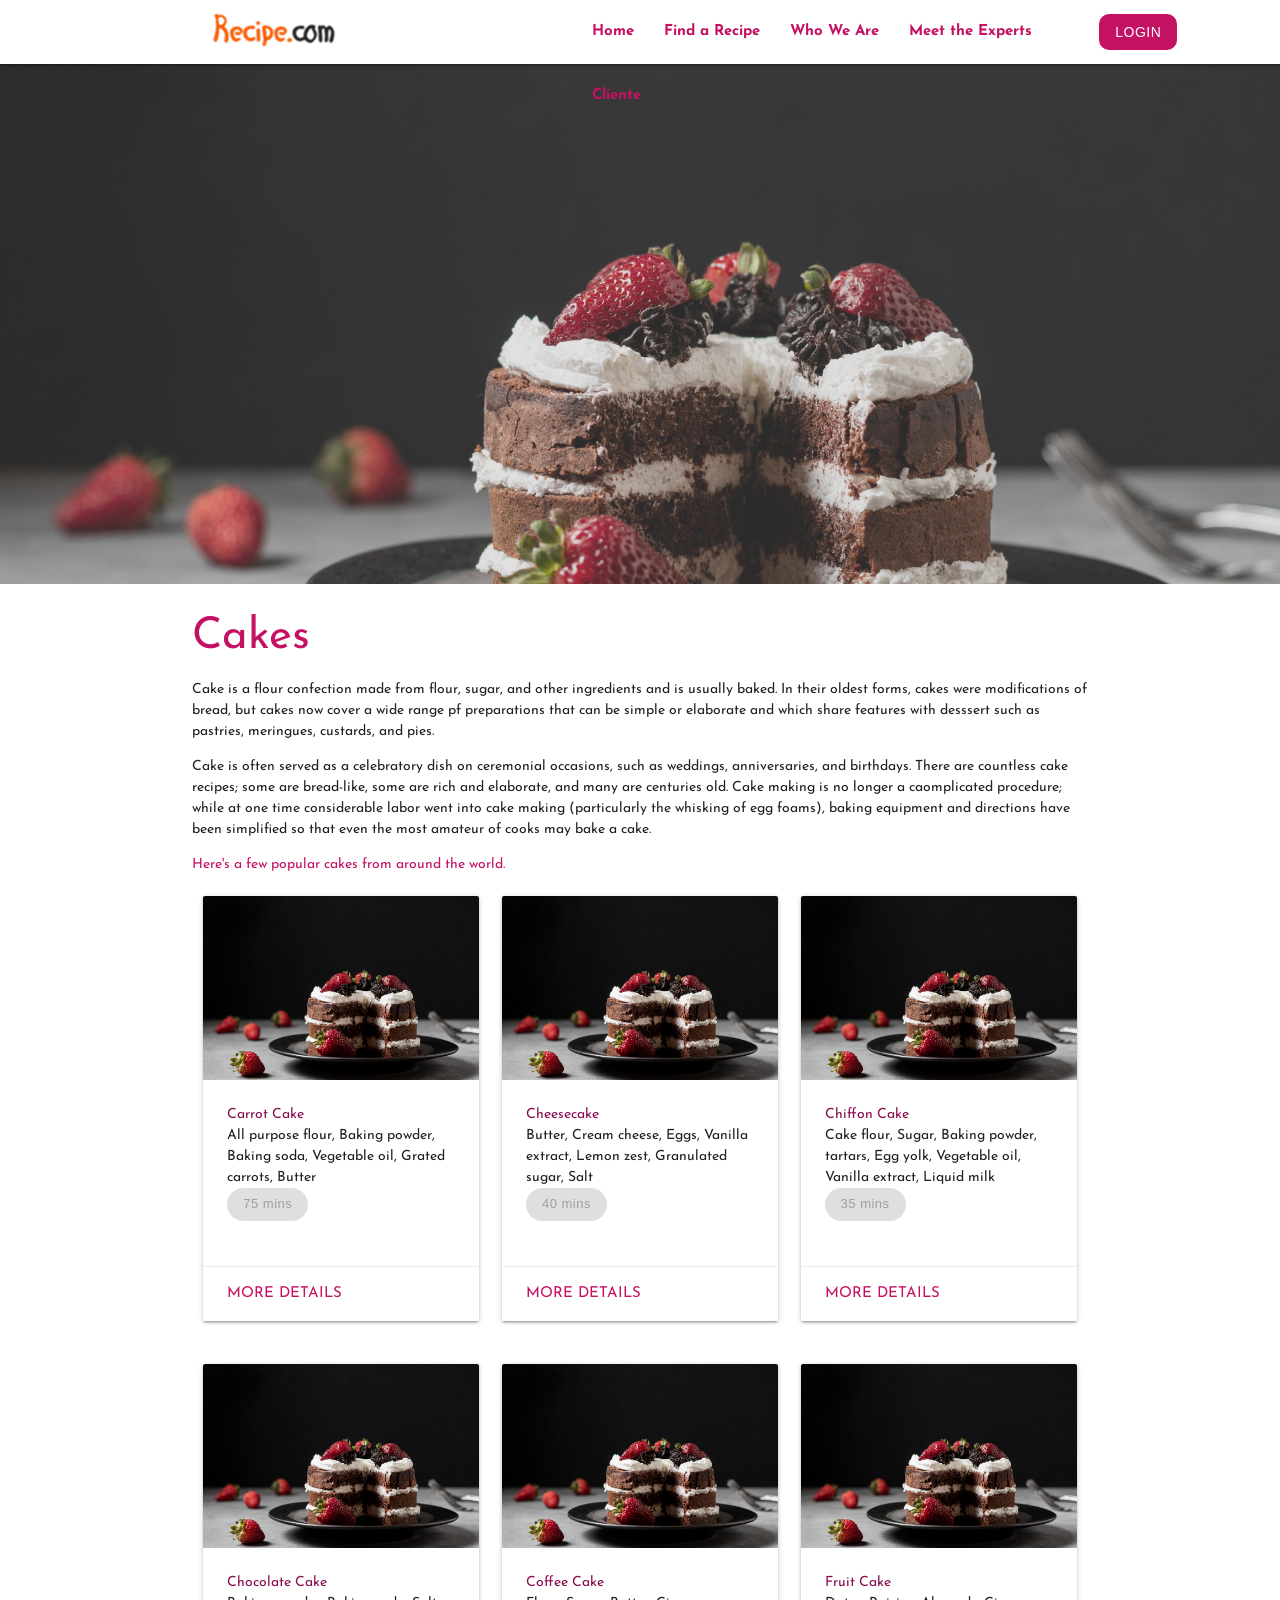
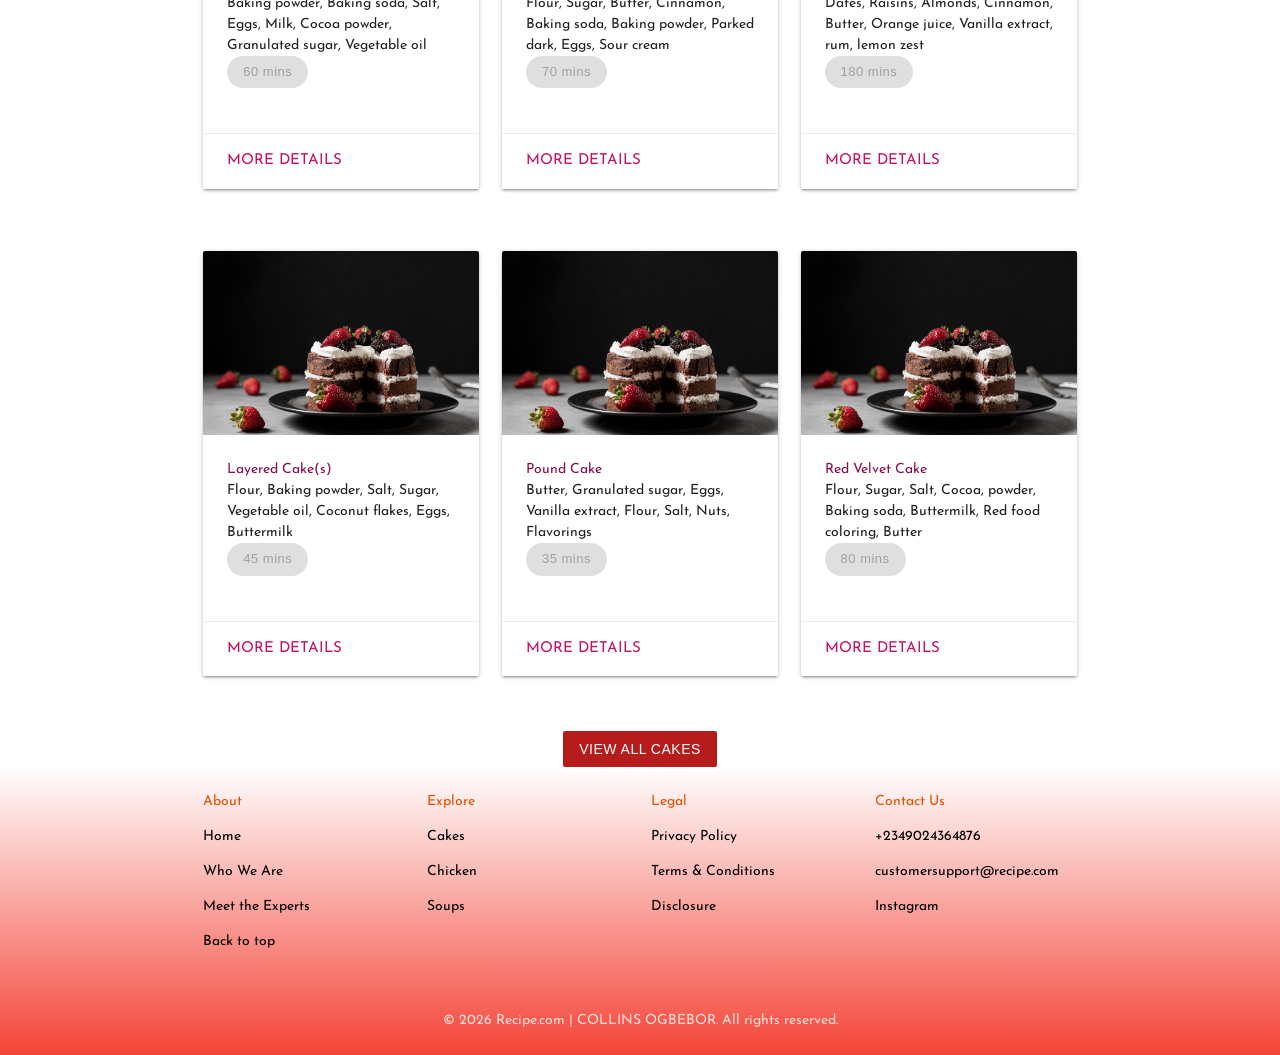
<file: cakes.html>
<!DOCTYPE html>
<html lang="en">
<head>
    <meta charset="UTF-8">
    <meta name="viewport" content="width=device-width, initial-scale=1.0">
    <link rel="stylesheet" href="css/materialize.css">
    <link rel="stylesheet" href="css/styles.css">
    <link href="https://fonts.googleapis.com/icon?family=Material+Icons" rel="stylesheet">
    <link rel="preconnect" href="https://fonts.googleapis.com">
    <link rel="preconnect" href="https://fonts.gstatic.com" crossorigin>
    <link href="https://fonts.googleapis.com/css2?family=Josefin+Sans:ital,wght@0,100..700;1,100..700&display=swap" rel="stylesheet">
    <link rel="shortcut icon" href="img/rcon.ico" type="image/x-icon">
    <title>Recipe2.0</title>
    <style>
        *{font-family: "Josefin Sans", sans-serif;}
        
        p{
            font-size: 14px;
        }

        .small-text{
            font-size: 15px;
        }

        .bonus-text{
            font-size: 20px;
        }

        .plain-text{
            font-size: 30px;
        }

        .large-text{
            font-size: 55px;
        }

        span{
            font-size: 11px;    
        }

        .minimum-text{
            font-size: 30px;
        }

        .normal-text{
            font-size: 55px;
        }
    </style>
</head>
<body>
    <header>
        <div class="navbar-fixed">
            <nav class="white">
                <div class="nav-wrapper container">
                    <div class="row">
                        <div class="col l3 hide-on-med-and-down">
                            <a href="#" class="brand-logo left">
                                <img src="img/logo.png" class="responsive-img" alt="Recipe.com">
                            </a>
                        </div>
    
                        <a href="#" class="brand-logo center hide-on-large-only hide-on-extra-large-only">
                            <img src="img/logo.png" class="responsive-img" alt="Recipe.com">
                        </a>
    
                        <a href="#menu" class="sidenav-trigger">
                            <i class="material-icons pink-text text-accent-4">menu</i>
                        </a>    
    
                        <div class="col l7 hide-on-med-and-down center-align push-l2">
                            <ul class="right hide-on-med-and-down">
                                <li><a href="index.html" class="pink-text text-accent-4 bold">Home</a></li>
                                <li><a href="index.html#recipe" class="pink-text text-accent-4 bold">Find a Recipe</a></li>
                                <li><a href="index.html#us" class="pink-text text-accent-4 bold">Who We Are</a></li>
                                <li><a href="index.html#chefs" class="pink-text text-accent-4 bold">Meet the Experts</a></li>
                                <li><a href="cliente.html" class="pink-text text-accent-4 bold">Cliente</a></li>
                                <li><p></p></li>
                            </ul>
                        </div>
    
                        <div class="col l2 push-l2 right hide-on-med-and-down">
                            <button class="btn button btn-flat pink white-text accent-4">LOGIN</button>
                        </div>
                    </div>

                </div>
            </nav>
        </div>
        <ul class="sidenav" id="menu">
            <li><a href="index.html" class="pink-text text-accent-4 bold">Home</a></li>
            <li><a href="index.html#recipe" class="pink-text text-accent-4 bold">Find a Recipe</a></li>
            <li><a href="index.html#us" class="pink-text text-accent-4 bold">Who We Are</a></li>
            <li><a href="index.html#chefs" class="pink-text text-accent-4 bold">Meet the Experts</a></li>
            <li><a href="cliente.html" class="pink-text text-accent-4 bold">Cliente</a></li>
            <li><p></p></li>
            <li>
                <div class="pink accent-4 padded-button">
                    <button class="btn btn-flat white-text">
                        <div class="row">
                            <div class="col push-s12">
                            </div>
                            <div class="col push-s9">
                                <a class="white-text" href="">LOGIN</a>
                            </div>
                        </div>
                    </button>
                </div>
            </li>
        </ul>

        <div class="slider scrollspy" id="top">
            <ul class="slides">
                <li>
                    <img src="img/cake-main.jpg" alt="cake" class="responsive-img">
                </li>
            </ul>
        </div>
    </header>

    <main>
        <div class="container">
            <h3 class="pink-text text-accent-4">Cakes</h3>
            <p>Cake is a flour confection made from flour, sugar, and other ingredients and is usually baked. In their oldest forms, cakes were modifications of bread, but cakes now cover a wide range pf preparations that can be simple or elaborate and which share features with desssert such as pastries, meringues, custards, and pies.</p>
            <p></p>
            <p>Cake is often served as a celebratory dish on ceremonial occasions, such as weddings, anniversaries, and birthdays. There are countless cake recipes; some are bread-like, some are rich and elaborate, and many are centuries old. Cake making is no longer a caomplicated procedure; while at one time considerable labor went into cake making (particularly the whisking of egg foams), baking equipment and directions have been simplified so that even the most amateur of cooks may bake a cake.</p>

            <p class="pink-text text-accent-4">Here's a few popular cakes from around the world.</p>

            <div class="row">
                <div class="col s12 m6 l4">
                    <div class="card">
                        <div class="card-image"><img class="responsive-img" src="img/cake-main.jpg" alt="cake"></div>

                        <div class="card-content">
                            <p class="pink-text text-darken-4">Carrot Cake</p>
                            <p>All purpose flour, Baking powder, Baking soda, Vegetable oil, Grated carrots, Butter</p>
                            <button class="btn-small disabled pill">75 mins</button>
                            <p>‎</p>
                        </div>
                        <div class="card-action pink-text text-accent-4">
                            MORE DETAILS
                        </div>
                    </div>
                </div>

                <div class="col s12 m6 l4">
                    <div class="card">
                        <div class="card-image"><img class="responsive-img" src="img/cake-main.jpg" alt="cake"></div>

                        <div class="card-content">
                            <p class="pink-text text-darken-4">Cheesecake</p>
                            <p>Butter, Cream cheese, Eggs, Vanilla extract, Lemon zest, Granulated sugar, Salt</p>
                            <button class="btn-small disabled pill">40 mins</button>
                            <p>‎</p>
                        </div>
                        <div class="card-action pink-text text-accent-4">
                            MORE DETAILS
                        </div>
                    </div>
                </div>

                <div class="col s12 m6 l4 hide-on-med-only">
                    <div class="card">
                        <div class="card-image"><img class="responsive-img" src="img/cake-main.jpg" alt="cake"></div>

                        <div class="card-content">
                            <p class="pink-text text-darken-4">Chiffon Cake</p>
                            <p>Cake flour, Sugar, Baking powder, tartars, Egg yolk, Vegetable oil, Vanilla extract, Liquid milk</p>
                            <button class="btn-small disabled pill">35 mins</button>
                            <p>‎</p>
                        </div>
                        <div class="card-action pink-text text-accent-4">
                            MORE DETAILS
                        </div>
                    </div>
                </div>
            </div>

            <div class="row">
                <div class="col s12 m6 l4 hide-on-large-only hide-on-extra-large-only hide-on-small-and-down">
                    <div class="card">
                        <div class="card-image"><img class="responsive-img" src="img/cake-main.jpg" alt="cake"></div>

                        <div class="card-content">
                            <p class="pink-text text-darken-4">Chiffon Cake</p>
                            <p>Cake flour, Sugar, Baking powder, tartars, Egg yolk, Vegetable oil, Vanilla extract, Liquid milk</p>
                            <button class="btn-small disabled pill">35 mins</button>
                            <p>‎</p>
                        </div>
                        <div class="card-action pink-text text-accent-4">
                            MORE DETAILS
                        </div>
                    </div>
                </div>

                <div class="col s12 m6 l4">
                    <div class="card">
                        <div class="card-image"><img class="responsive-img" src="img/cake-main.jpg" alt="cake"></div>

                        <div class="card-content">
                            <p class="pink-text text-darken-4">Chocolate Cake</p>
                            <p>Baking powder, Baking soda, Salt, Eggs, Milk, Cocoa powder, Granulated sugar, Vegetable oil</p>
                            <button class="btn-small disabled pill">60 mins</button>
                            <p>‎</p>
                        </div>
                        <div class="card-action pink-text text-accent-4">
                            MORE DETAILS
                        </div>
                    </div>
                </div>

                <div class="col s12 m6 l4 hide-on-med-only">
                    <div class="card">
                        <div class="card-image"><img class="responsive-img" src="img/cake-main.jpg" alt="cake"></div>

                        <div class="card-content">
                            <p class="pink-text text-darken-4">Coffee Cake</p>
                            <p>Flour, Sugar, Butter, Cinnamon, Baking soda, Baking powder, Parked dark, Eggs, Sour cream</p>
                            <button class="btn-small disabled pill">70 mins</button>
                            <p>‎</p>
                        </div>
                        <div class="card-action pink-text text-accent-4">
                            MORE DETAILS
                        </div>
                    </div>
                </div>

                <div class="col s12 m6 l4 hide-on-med-only">
                    <div class="card">
                        <div class="card-image"><img class="responsive-img" src="img/cake-main.jpg" alt="cake"></div>

                        <div class="card-content">
                            <p class="pink-text text-darken-4">Fruit Cake</p>
                            <p>Dates, Raisins, Almonds, Cinnamon, Butter, Orange juice, Vanilla extract, rum, lemon zest</p>
                            <button class="btn-small disabled pill">180 mins</button>
                            <p>‎</p>
                        </div>
                        <div class="card-action pink-text text-accent-4">
                            MORE DETAILS
                        </div>
                    </div>
                </div>
            </div>

            
            <div class="row">
                <div class="col s12 m6 l4 hide-on-large-only hide-on-extra-large-only hide-on-small-and-down">
                    <div class="card">
                        <div class="card-image"><img class="responsive-img" src="img/cake-main.jpg" alt="cake"></div>

                        <div class="card-content">
                            <p class="pink-text text-darken-4">Coffee Cake</p>
                            <p>Flour, Sugar, Butter, Cinnamon, Baking soda, Baking powder, Parked dark, Eggs, Sour cream</p>
                            <button class="btn-small disabled pill">70 mins</button>
                            <p>‎</p>
                        </div>
                        <div class="card-action pink-text text-accent-4">
                            MORE DETAILS
                        </div>
                    </div>
                </div>

                <div class="col s12 m6 l4 hide-on-large-only hide-on-extra-large-only hide-on-small-and-down">
                    <div class="card">
                        <div class="card-image"><img class="responsive-img" src="img/cake-main.jpg" alt="cake"></div>

                        <div class="card-content">
                            <p class="pink-text text-darken-4">Fruit Cake</p>
                            <p>Dates, Raisins, Almonds, Cinnamon, Butter, Orange juice, Vanilla extract, rum, lemon zest</p>
                            <button class="btn-small disabled pill">180 mins</button>
                            <p>‎</p>
                        </div>
                        <div class="card-action pink-text text-accent-4">
                            MORE DETAILS
                        </div>
                    </div>
                </div>
            </div>

            <div class="row">
                <div class="col s12 m6 l4">
                    <div class="card">
                        <div class="card-image"><img class="responsive-img" src="img/cake-main.jpg" alt="cake"></div>

                        <div class="card-content">
                            <p class="pink-text text-darken-4">Layered Cake(s)</p>
                            <p>Flour, Baking powder, Salt, Sugar, Vegetable oil, Coconut flakes, Eggs, Buttermilk</p>
                            <button class="btn-small disabled pill">45 mins</button>
                            <p>‎</p>
                        </div>
                        <div class="card-action pink-text text-accent-4">
                            MORE DETAILS
                        </div>
                    </div>
                </div>

                <div class="col s12 m6 l4">
                    <div class="card">
                        <div class="card-image"><img class="responsive-img" src="img/cake-main.jpg" alt="cake"></div>

                        <div class="card-content">
                            <p class="pink-text text-darken-4">Pound Cake</p>
                            <p>Butter, Granulated sugar, Eggs, Vanilla extract, Flour, Salt, Nuts, Flavorings</p>
                            <button class="btn-small disabled pill">35 mins</button>
                            <p>‎</p>
                        </div>
                        <div class="card-action pink-text text-accent-4">
                            MORE DETAILS
                        </div>
                    </div>
                </div>

                <div class="col s12 m6 l4 hide-on-med-only">
                    <div class="card">
                        <div class="card-image"><img class="responsive-img" src="img/cake-main.jpg" alt="cake"></div>

                        <div class="card-content">
                            <p class="pink-text text-darken-4">Red Velvet Cake</p>
                            <p>Flour, Sugar, Salt, Cocoa, powder, Baking soda, Buttermilk, Red food coloring, Butter</p>
                            <button class="btn-small disabled pill">80 mins</button>
                            <p>‎</p>
                        </div>
                        <div class="card-action pink-text text-accent-4">
                            MORE DETAILS
                        </div>
                    </div>
                </div>
            </div>

            <div class="row">
                <div class="col s12 m6 l4 hide-on-large-only hide-on-extra-large-only hide-on-small-and-down">
                    <div class="card">
                        <div class="card-image"><img class="responsive-img" src="img/cake-main.jpg" alt="cake"></div>

                        <div class="card-content">
                            <p class="pink-text text-darken-4">Red Velvet Cake</p>
                            <p>Flour, Sugar, Salt, Cocoa, powder, Baking soda, Buttermilk, Red food coloring, Butter</p>
                            <button class="btn-small disabled pill">80 mins</button>
                            <p>‎</p>
                        </div>
                        <div class="card-action pink-text text-accent-4">
                            MORE DETAILS
                        </div>
                    </div>
                </div>
            </div>

            <div class="center"><button class="btn btn-flat red darken-4 white-text">VIEW ALL CAKES</button></div>
        </div>
    </main>

    <footer class="page-footer footer-r" >
        <div class="container">
            <div class="row">
                <div class="col s12 m3 l3">
                    <p class="orange-text text-darken-4">About</p>
                    <p><a href="index.html" class="black-text">Home</a></p>
                    <p><a href="index.html#us" class="black-text">Who We Are</a></p>
                    <p><a href="index.html#chefs" class="black-text">Meet the Experts</a></p>
                    <p><a href="#top" class="black-text">Back to top</a></p>
                </div>

                <div class="col s12 m5 l3">
                    <p class="orange-text text-darken-4">Explore</p>
                    <p><a href="cakes.html" class="black-text">Cakes</a></p>
                    <p><a href="chicken.html" class="black-text">Chicken</a></p>
                    <p><a href="soups.html" class="black-text">Soups</a></p>
                </div>

                <div class="col s12 m3 l3">
                    <p class="orange-text text-darken-4">Legal</p>
                    <p class="black-text">Privacy Policy</p>
                    <p class="black-text">Terms & Conditions</p>
                    <p class="black-text">Disclosure</p>
                </div>

                <div class="col s12 m5 l3">
                    <p class="orange-text text-darken-4">Contact Us</p>
                    <p class="black-text">+2349024364876</p>
                    <p class="black-text">customersupport@recipe.com</p>
                    <p class="black-text">Instagram</p>
                </div>
            </div>
        </div>

        <div class="footer-copyright transparent">
            <div class="container center">
                <p>&copy; 2026 Recipe.com | COLLINS OGBEBOR. All rights reserved.
            </div>
        </div>
    </footer>
</body>
<script src="js/JQuery.js"></script>
<script src="js/materialize.js"></script>
<script>
    $(document).ready(function(){
        $('.slider').slider(
            {
                height: 520,
                duration: 3000,
                interval: 3000,
                indicators: false
            }
        ),

        $('.modal').modal(),

        $('.sidenav').sidenav(),

        $('.scrollspy').scrollSpy()
    });
</script>
</html>
</file>
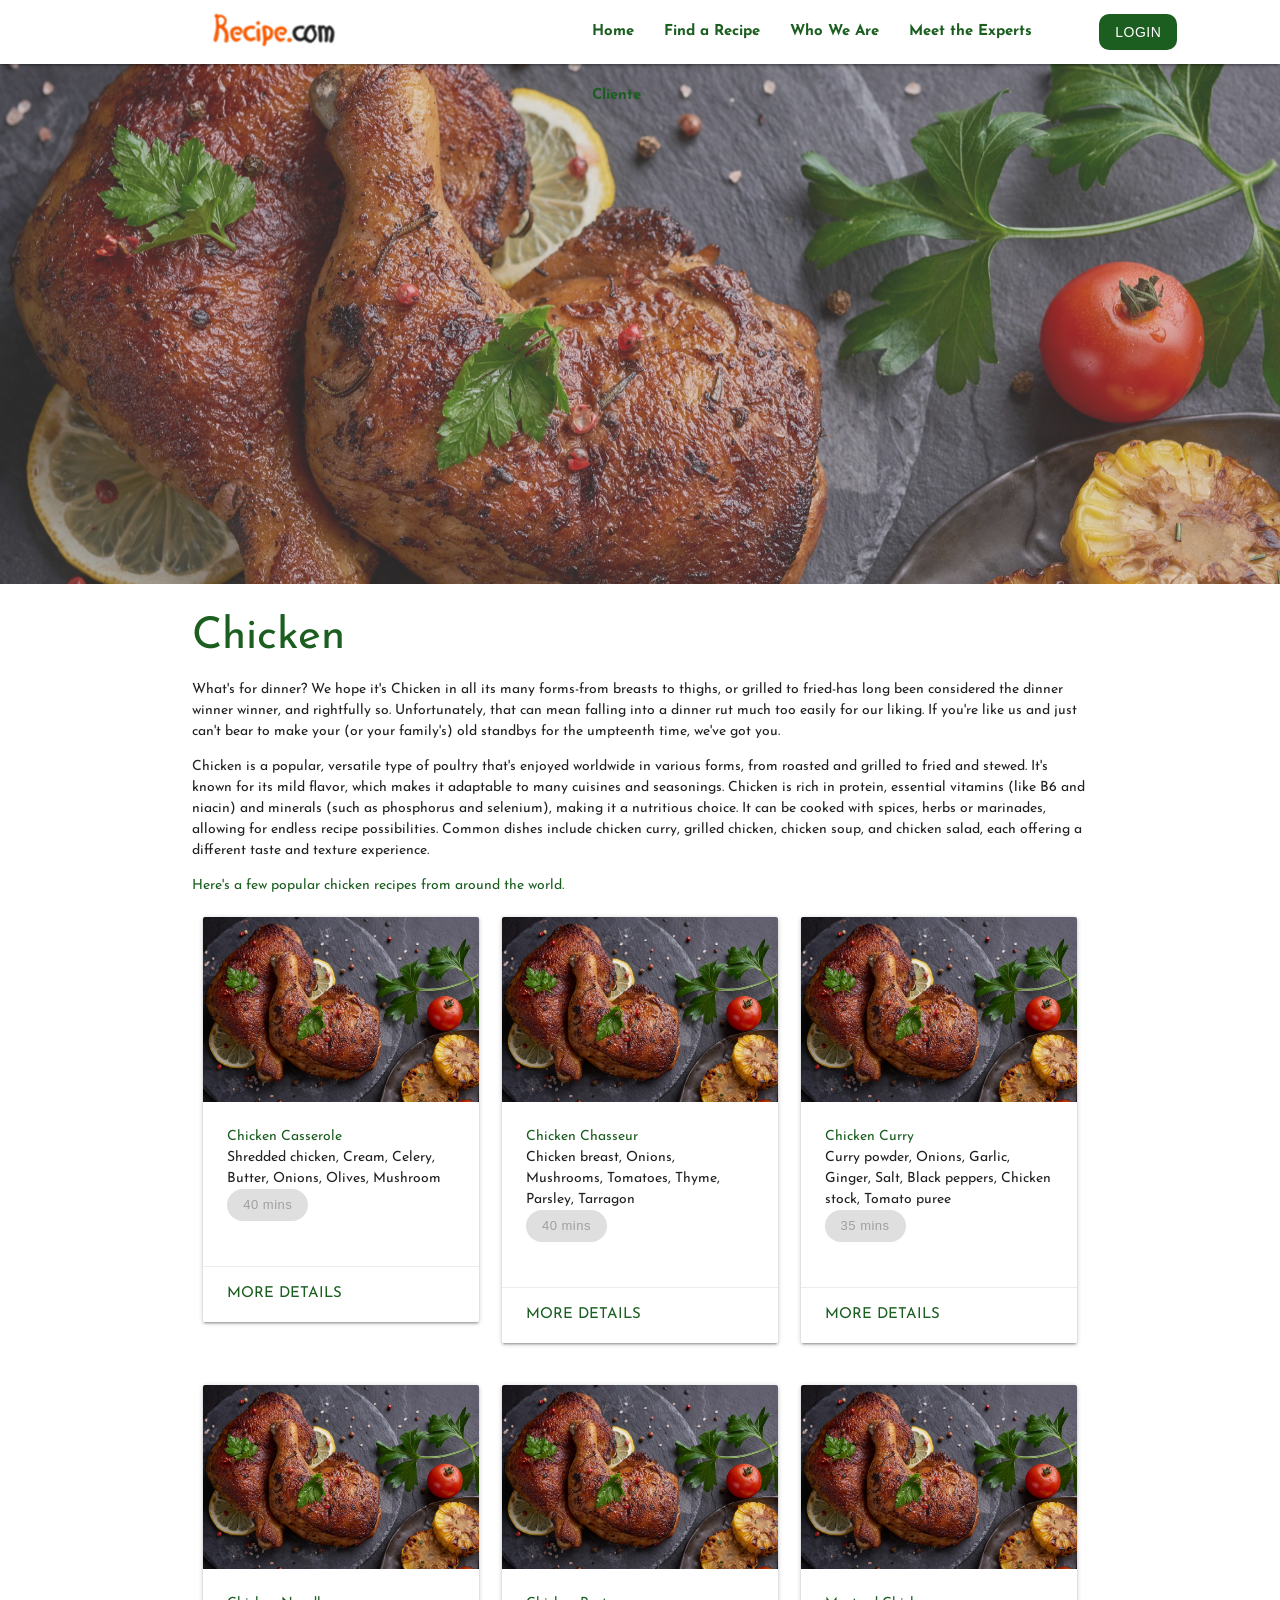
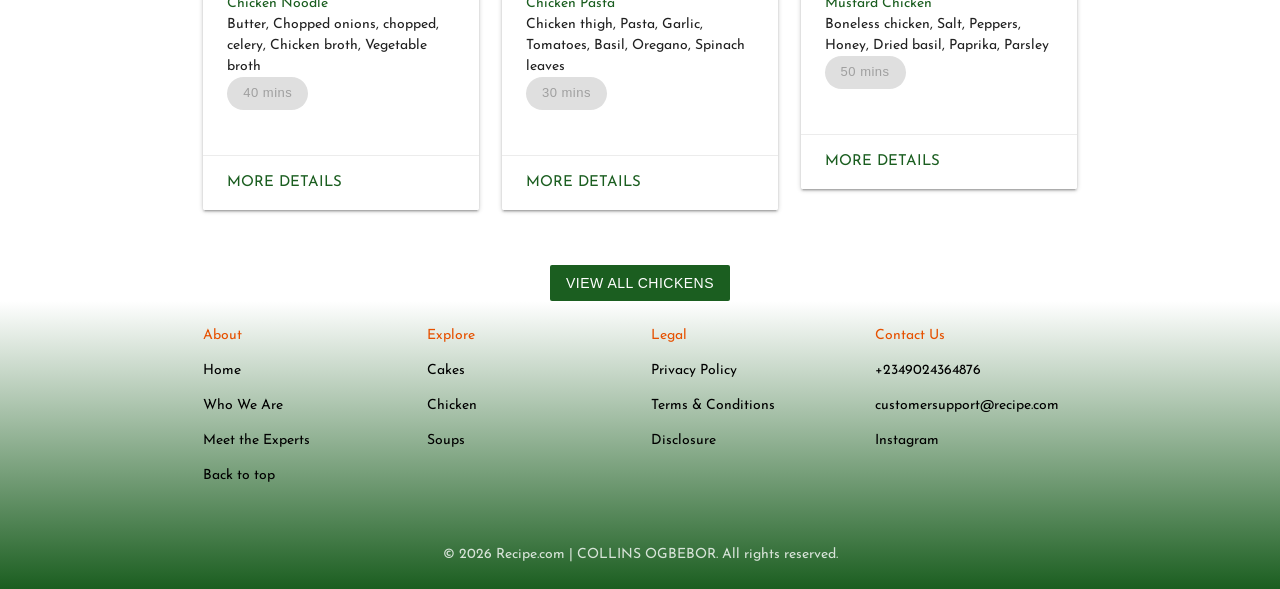
<file: chicken.html>
<!DOCTYPE html>
<html lang="en">
<head>
    <meta charset="UTF-8">
    <meta name="viewport" content="width=device-width, initial-scale=1.0">
    <link rel="stylesheet" href="css/materialize.css">
    <link rel="stylesheet" href="css/styles.css">
    <link href="https://fonts.googleapis.com/icon?family=Material+Icons" rel="stylesheet">
    <link rel="preconnect" href="https://fonts.googleapis.com">
    <link rel="preconnect" href="https://fonts.gstatic.com" crossorigin>
    <link href="https://fonts.googleapis.com/css2?family=Josefin+Sans:ital,wght@0,100..700;1,100..700&display=swap" rel="stylesheet">
    <link rel="shortcut icon" href="img/rcon.ico" type="image/x-icon">
    <title>Recipe2.0</title>
    <style>
        *{font-family: "Josefin Sans", sans-serif;}
        
        p{
            font-size: 14px;
        }

        .small-text{
            font-size: 15px;
        }

        .bonus-text{
            font-size: 20px;
        }

        .plain-text{
            font-size: 30px;
        }

        .large-text{
            font-size: 55px;
        }

        span{
            font-size: 11px;    
        }

        .minimum-text{
            font-size: 30px;
        }

        .normal-text{
            font-size: 55px;
        }
    </style>
</head>
<body>
    <header>
        <div class="navbar-fixed">
            <nav class="white">
                <div class="nav-wrapper container">
                    <div class="row">
                        <div class="col l3 hide-on-med-and-down">
                            <a href="#" class="brand-logo left">
                                <img src="img/logo.png" class="responsive-img" alt="Recipe.com">
                            </a>
                        </div>
    
                        <a href="#" class="brand-logo center hide-on-large-only hide-on-extra-large-only">
                            <img src="img/logo.png" class="responsive-img" alt="Recipe.com">
                        </a>
    
                        <a href="#menu" class="sidenav-trigger">
                            <i class="material-icons green-text text-darken-4">menu</i>
                        </a>    
    
                        <div class="col l7 hide-on-med-and-down center-align push-l2">
                            <ul class="right hide-on-med-and-down">
                                <li><a href="index.html" class="green-text text-darken-4 bold">Home</a></li>
                                <li><a href="index.html#recipe" class="green-text text-darken-4 bold">Find a Recipe</a></li>
                                <li><a href="index.html#us" class="green-text text-darken-4 bold">Who We Are</a></li>
                                <li><a href="index.html#chefs" class="green-text text-darken-4 bold">Meet the Experts</a></li>
                                <li><a href="cliente.html" class="green-text text-darken-4 bold">Cliente</a></li>
                                <li><p></p></li>
                            </ul>
                        </div>
    
                        <div class="col l2 push-l2 right hide-on-med-and-down">
                            <button class="btn button btn-flat green white-text darken-4">LOGIN</button>
                        </div>
                    </div>

                </div>
            </nav>
        </div>
        <ul class="sidenav" id="menu">
            <li><a href="index.html" class="green-text text-darken-4 bold">Home</a></li>
            <li><a href="index.html#recipe" class="green-text text-darken-4 bold">Find a Recipe</a></li>
            <li><a href="index.html#us" class="green-text text-darken-4 bold">Who We Are</a></li>
            <li><a href="index.html#chefs" class="green-text text-darken-4 bold">Meet the Experts</a></li>
            <li><a href="cliente.html" class="green-text text-darken-4 bold">Cliente</a></li>
            <li><p></p></li>
            <li>
                <div class="green darken-4 padded-button">
                    <button class="btn btn-flat white-text">
                        <div class="row">
                            <div class="col push-s12">
                            </div>
                            <div class="col push-s9">
                                <a class="white-text" href="">LOGIN</a>
                            </div>
                        </div>
                    </button>
                </div>
            </li>
        </ul>

        <div class="slider scrollspy" id="top">
            <ul class="slides">
                <li>
                    <img src="img/chicken-main.jpg" alt="chicken" class="responsive-img">
                </li>
            </ul>
        </div>
    </header>

    <main>
        <div class="container">
            <h3 class="green-text text-darken-4">Chicken</h3>
            <p>What's for dinner? We hope it's Chicken in all its many forms-from breasts to thighs, or grilled to fried-has long been considered the dinner winner winner, and rightfully so. Unfortunately, that can mean falling into a dinner rut much too easily for our liking. If you're like us and just can't bear to make your (or your family's) old standbys for the umpteenth time, we've got you.</p>
            <p></p>
            <p>Chicken is a popular, versatile type of poultry that's enjoyed worldwide in various forms, from roasted and grilled to fried and stewed. It's known for its mild flavor, which makes it adaptable to many cuisines and seasonings. Chicken is rich in protein, essential vitamins (like B6 and niacin) and minerals (such as phosphorus and selenium), making it a nutritious choice. It can be cooked with spices, herbs or marinades, allowing for endless recipe possibilities. Common dishes include chicken curry, grilled chicken, chicken soup, and chicken salad, each offering a different taste and texture experience.</p>

            <p class="green-text text-darken-4">Here's a few popular chicken recipes from around the world.</p>

            <div class="row">
                <div class="col s12 m6 l4">
                    <div class="card">
                        <div class="card-image"><img class="responsive-img" src="img/chicken-main.jpg" alt="chicken"></div>

                        <div class="card-content">
                            <p class="green-text text-darken-4">Chicken Casserole</p>
                            <p>Shredded chicken, Cream, Celery, Butter, Onions, Olives, Mushroom</p>
                            <button class="btn-small disabled pill">40 mins</button>
                            <p>‎</p>
                        </div>
                        <div class="card-action green-text text-darken-4">
                            MORE DETAILS
                        </div>
                    </div>
                </div>

                <div class="col s12 m6 l4">
                    <div class="card">
                        <div class="card-image"><img class="responsive-img" src="img/chicken-main.jpg" alt="chicken"></div>

                        <div class="card-content">
                            <p class="green-text text-darken-4">Chicken Chasseur</p>
                            <p>Chicken breast, Onions, Mushrooms, Tomatoes, Thyme, Parsley, Tarragon</p>
                            <button class="btn-small disabled pill">40 mins</button>
                            <p>‎</p>
                        </div>
                        <div class="card-action green-text text-darken-4">
                            MORE DETAILS
                        </div>
                    </div>
                </div>

                <div class="col s12 m6 l4 hide-on-med-only">
                    <div class="card">
                        <div class="card-image"><img class="responsive-img" src="img/chicken-main.jpg" alt="chicken"></div>

                        <div class="card-content">
                            <p class="green-text text-darken-4">Chicken Curry</p>
                            <p>Curry powder, Onions, Garlic, Ginger, Salt, Black peppers, Chicken stock, Tomato puree</p>
                            <button class="btn-small disabled pill">35 mins</button>
                            <p>‎</p>
                        </div>
                        <div class="card-action green-text text-darken-4">
                            MORE DETAILS
                        </div>
                    </div>
                </div>
            </div>

            <div class="row">
                <div class="col s12 m6 l4 hide-on-large-only hide-on-extra-large-only hide-on-small-and-down">
                    <div class="card">
                        <div class="card-image"><img class="responsive-img" src="img/chicken-main.jpg" alt="chicken"></div>

                        <div class="card-content">
                            <p class="green-text text-darken-4">Chicken Curry</p>
                            <p>Curry powder, Onions, Garlic, Ginger, Salt, Black peppers, Chicken stock, Tomato puree</p>
                            <button class="btn-small disabled pill">35 mins</button>
                            <p>‎</p>
                        </div>
                        <div class="card-action green-text text-darken-4">
                            MORE DETAILS
                        </div>
                    </div>
                </div>

                <div class="col s12 m6 l4">
                    <div class="card">
                        <div class="card-image"><img class="responsive-img" src="img/chicken-main.jpg" alt="chicken"></div>

                        <div class="card-content">
                            <p class="green-text text-darken-4">Chicken Noodle</p>
                            <p>Butter, Chopped onions, chopped, celery, Chicken broth, Vegetable broth</p>
                            <button class="btn-small disabled pill">40 mins</button>
                            <p>‎</p>
                        </div>
                        <div class="card-action green-text text-darken-4">
                            MORE DETAILS
                        </div>
                    </div>
                </div>

                <div class="col s12 m6 l4 hide-on-med-only">
                    <div class="card">
                        <div class="card-image"><img class="responsive-img" src="img/chicken-main.jpg" alt="chicken"></div>

                        <div class="card-content">
                            <p class="green-text text-darken-4">Chicken Pasta</p>
                            <p>Chicken thigh, Pasta, Garlic, Tomatoes, Basil, Oregano, Spinach leaves</p>
                            <button class="btn-small disabled pill">30 mins</button>
                            <p>‎</p>
                        </div>
                        <div class="card-action green-text text-darken-4">
                            MORE DETAILS
                        </div>
                    </div>
                </div>

                <div class="col s12 m6 l4 hide-on-med-only">
                    <div class="card">
                        <div class="card-image"><img class="responsive-img" src="img/chicken-main.jpg" alt="chicken"></div>

                        <div class="card-content">
                            <p class="green-text text-darken-4">Mustard Chicken</p>
                            <p>Boneless chicken, Salt, Peppers, Honey, Dried basil, Paprika, Parsley</p>
                            <button class="btn-small disabled pill">50 mins</button>
                            <p>‎</p>
                        </div>
                        <div class="card-action green-text text-darken-4">
                            MORE DETAILS
                        </div>
                    </div>
                </div>
            </div>

            
            <div class="row">
                <div class="col s12 m6 l4 hide-on-large-only hide-on-extra-large-only hide-on-small-and-down">
                    <div class="card">
                        <div class="card-image"><img class="responsive-img" src="img/chicken-main.jpg" alt="chicken"></div>

                        <div class="card-content">
                            <p class="green-text text-darken-4">Chicken Pasta</p>
                            <p>Chicken thigh, Pasta, Garlic, Tomatoes, Basil, Oregano, Spinach leaves</p>
                            <button class="btn-small disabled pill">30 mins</button>
                            <p>‎</p>
                        </div>
                        <div class="card-action green-text text-darken-4">
                            MORE DETAILS
                        </div>
                    </div>
                </div>

                <div class="col s12 m6 l4 hide-on-large-only hide-on-extra-large-only hide-on-small-and-down">
                    <div class="card">
                        <div class="card-image"><img class="responsive-img" src="img/chicken-main.jpg" alt="chicken"></div>

                        <div class="card-content">
                            <p class="green-text text-darken-4">Mustard Chicken</p>
                            <p>Boneless chicken, Salt, Peppers, Honey, Dried basil, Paprika, Parsley</p>
                            <button class="btn-small disabled pill">50 mins</button>
                            <p>‎</p>
                        </div>
                        <div class="card-action green-text text-darken-4">
                            MORE DETAILS
                        </div>
                    </div>
                </div>
            </div>

            <div class="center"><button class="btn btn-flat green darken-4 white-text">VIEW ALL CHICKENS</button></div>
        </div>
    </main>

    <footer class="page-footer footer-g" >
        <div class="container">
            <div class="row">
                <div class="col s12 m3 l3">
                    <p class="orange-text text-darken-4">About</p>
                    <p><a href="index.html" class="black-text">Home</a></p>
                    <p><a href="index.html#us" class="black-text">Who We Are</a></p>
                    <p><a href="index.html#chefs" class="black-text">Meet the Experts</a></p>
                    <p><a href="#top" class="black-text">Back to top</a></p>
                </div>

                <div class="col s12 m5 l3">
                    <p class="orange-text text-darken-4">Explore</p>
                    <p><a href="cakes.html" class="black-text">Cakes</a></p>
                    <p><a href="chicken.html" class="black-text">Chicken</a></p>
                    <p><a href="soups.html" class="black-text">Soups</a></p>
                </div>

                <div class="col s12 m3 l3">
                    <p class="orange-text text-darken-4">Legal</p>
                    <p class="black-text">Privacy Policy</p>
                    <p class="black-text">Terms & Conditions</p>
                    <p class="black-text">Disclosure</p>
                </div>

                <div class="col s12 m5 l3">
                    <p class="orange-text text-darken-4">Contact Us</p>
                    <p class="black-text">+2349024364876</p>
                    <p class="black-text">customersupport@recipe.com</p>
                    <p class="black-text">Instagram</p>
                </div>
            </div>
        </div>

        <div class="footer-copyright transparent">
            <div class="container center">
                <p>&copy; 2026 Recipe.com | COLLINS OGBEBOR. All rights reserved.
            </div>
        </div>
    </footer>
</body>
<script src="js/JQuery.js"></script>
<script src="js/materialize.js"></script>
<script>
    $(document).ready(function(){
        $('.slider').slider(
            {
                height: 520,
                duration: 3000,
                interval: 3000,
                indicators: false
            }
        ),

        $('.modal').modal(),

        $('.sidenav').sidenav(),

        $('.scrollspy').scrollSpy()
    });
</script>
</html>
</file>
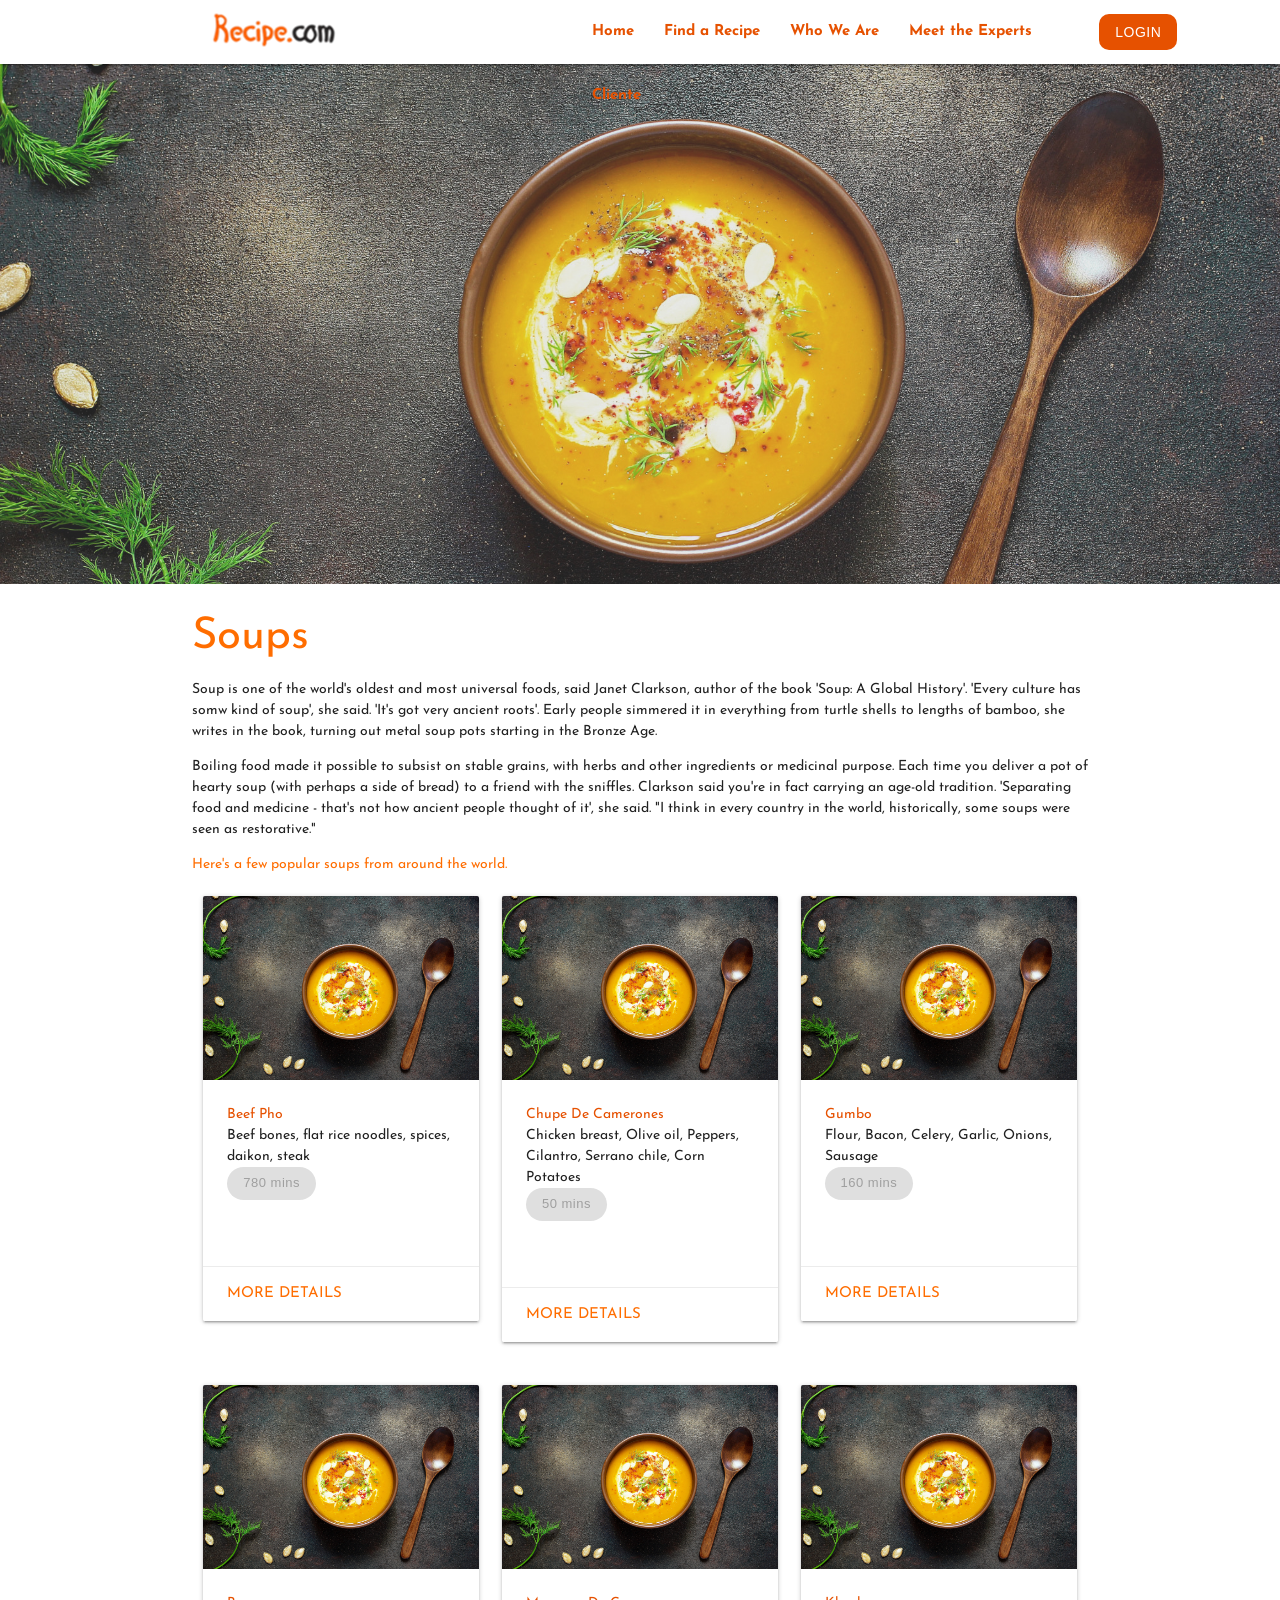
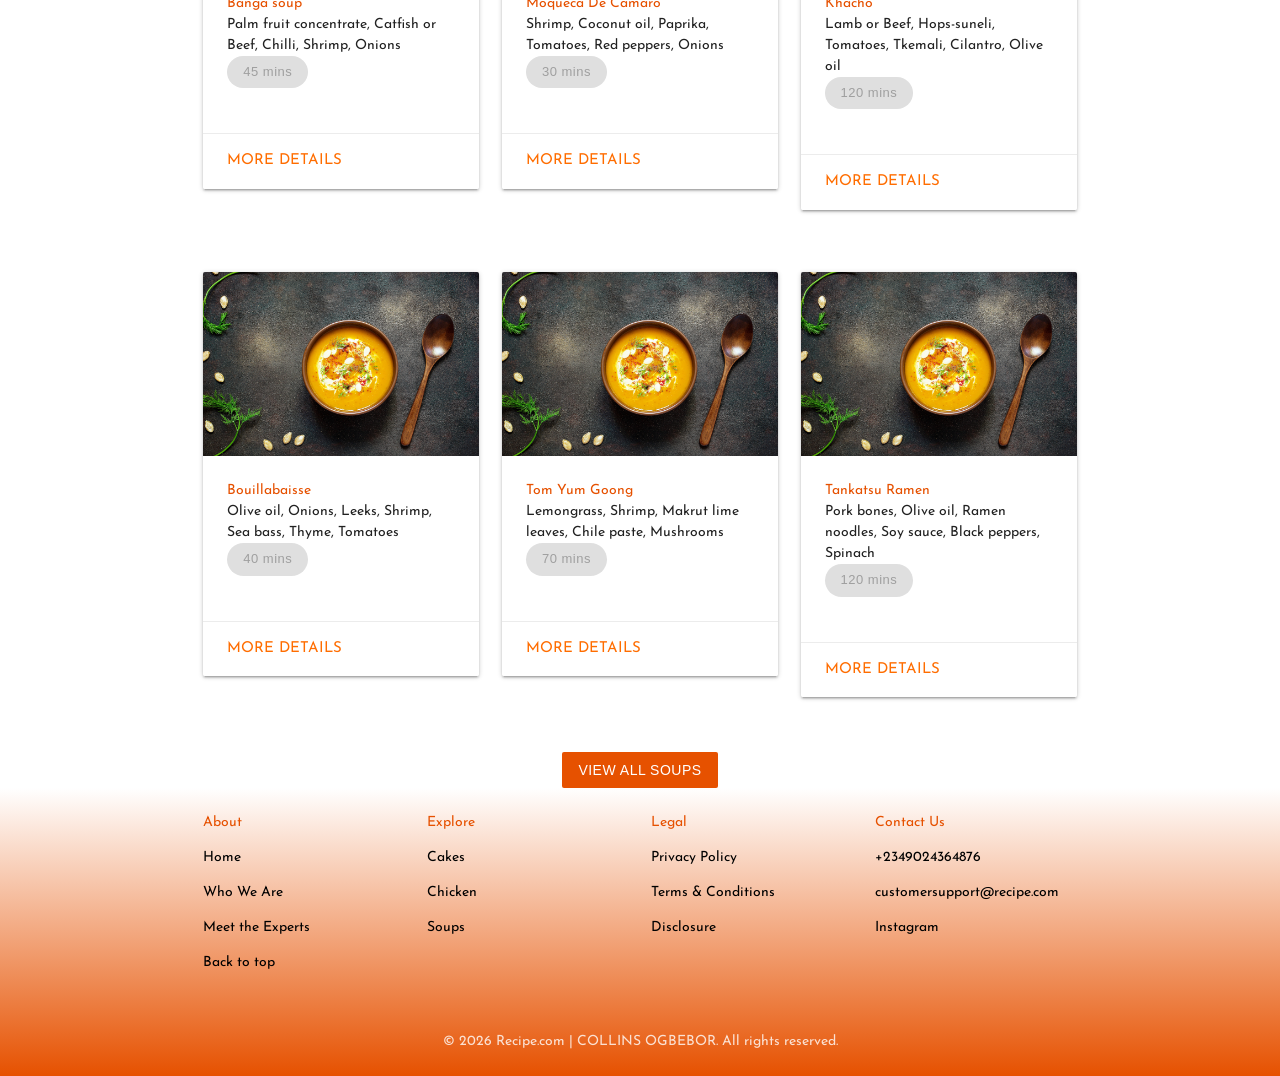
<file: soups.html>
<!DOCTYPE html>
<html lang="en">
<head>
    <meta charset="UTF-8">
    <meta name="viewport" content="width=device-width, initial-scale=1.0">
    <link rel="stylesheet" href="css/materialize.css">
    <link rel="stylesheet" href="css/styles.css">
    <link href="https://fonts.googleapis.com/icon?family=Material+Icons" rel="stylesheet">
    <link rel="preconnect" href="https://fonts.googleapis.com">
    <link rel="preconnect" href="https://fonts.gstatic.com" crossorigin>
    <link href="https://fonts.googleapis.com/css2?family=Josefin+Sans:ital,wght@0,100..700;1,100..700&display=swap" rel="stylesheet">
    <link rel="shortcut icon" href="img/rcon.ico" type="image/x-icon">
    <title>Recipe2.0</title>
    <style>
        *{font-family: "Josefin Sans", sans-serif;}
        
        p{
            font-size: 14px;
        }

        .small-text{
            font-size: 15px;
        }

        .bonus-text{
            font-size: 20px;
        }

        .plain-text{
            font-size: 30px;
        }

        .large-text{
            font-size: 55px;
        }

        span{
            font-size: 11px;    
        }

        .minimum-text{
            font-size: 30px;
        }

        .normal-text{
            font-size: 55px;
        }
    </style>
</head>
<body>
    <header>
        <div class="navbar-fixed">
            <nav class="white">
                <div class="nav-wrapper container">
                    <div class="row">
                        <div class="col l3 hide-on-med-and-down">
                            <a href="#" class="brand-logo left">
                                <img src="img/logo.png" class="responsive-img" alt="Recipe.com">
                            </a>
                        </div>
    
                        <a href="#" class="brand-logo center hide-on-large-only hide-on-extra-large-only">
                            <img src="img/logo.png" class="responsive-img" alt="Recipe.com">
                        </a>
    
                        <a href="#menu" class="sidenav-trigger">
                            <i class="material-icons orange-text text-darken-4">menu</i>
                        </a>    
    
                        <div class="col l7 hide-on-med-and-down center-ali4 push-l2">
                            <ul class="right hide-on-med-and-down">
                                <li><a href="index.html" class="orange-text text-darken-4 bold">Home</a></li>
                                <li><a href="index.html#recipe" class="orange-text text-darken-4 bold">Find a Recipe</a></li>
                                <li><a href="index.html#us" class="orange-text text-darken-4 bold">Who We Are</a></li>
                                <li><a href="index.html#chefs" class="orange-text text-darken-4 bold">Meet the Experts</a></li>
                                <li><a href="cliente.html" class="orange-text text-darken-4 bold">Cliente</a></li>
                                <li><p></p></li>
                            </ul>
                        </div>
    
                        <div class="col l2 push-l2 right hide-on-med-and-down">
                            <button class="btn button btn-flat orange white-text darken-4">LOGIN</button>
                        </div>
                    </div>

                </div>
            </nav>
        </div>
        <ul class="sidenav" id="menu">
            <li><a href="index.html" class="orange-text text-darken-4 bold">Home</a></li>
            <li><a href="index.html#recipe" class="orange-text text-darken-4 bold">Find a Recipe</a></li>
            <li><a href="index.html#us" class="orange-text text-darken-4 bold">Who We Are</a></li>
            <li><a href="index.html#chefs" class="orange-text text-darken-4 bold">Meet the Experts</a></li>
            <li><a href="cliente.html" class="orange-text text-darken-4 bold">Cliente</a></li>
            <li><p></p></li>
            <li>
                <div class="orange darken-4 padded-button">
                    <button class="btn btn-flat white-text">
                        <div class="row">
                            <div class="col push-s12">
                            </div>
                            <div class="col push-s9">
                                <a class="white-text" href="">LOGIN</a>
                            </div>
                        </div>
                    </button>
                </div>
            </li>
        </ul> 

        <div class="slider scrollspy" id="top">
            <ul class="slides">
                <li>
                    <img src="img/soup-main.jpg" alt="soup" class="responsive-img">
                </li>
            </ul>
        </div>
    </header>

    <main>
        <div class="container">
            <h3 class="orange-text text-accent-4">Soups</h3>
            <p>Soup is one of the world's oldest and most universal foods, said Janet Clarkson, author of the book 'Soup: A Global History'. 'Every culture has somw kind of soup', she said. 'It's got very ancient roots'. Early people simmered it in everything from turtle shells to lengths of bamboo, she writes in the book, turning out metal soup pots starting in the Bronze Age.</p>
            <p></p>
            <p>Boiling food made it possible to  subsist on stable grains, with herbs and other ingredients or medicinal purpose. Each time you deliver a pot of hearty soup (with perhaps a side of bread) to a friend with the sniffles. Clarkson said you're in fact carrying an age-old tradition. 'Separating food and medicine - that's not how ancient people thought of it', she said. "I think in every country in the world, historically, some soups were seen as restorative."</p>

            <p class="orange-text text-accent-4">Here's a few popular soups from around the world.</p>

            <div class="row">
                <div class="col s12 m6 l4">
                    <div class="card">
                        <div class="card-image"><img class="responsive-img" src="img/soup-main.jpg" alt="soup"></div>

                        <div class="card-content">
                            <p class="orange-text text-darken-4">Beef Pho</p>
                            <p>Beef bones, flat rice noodles, spices, daikon, steak</p>
                            <button class="btn-small disabled pill">780 mins</button>
                            <p>‎</p>
                            <p>‎</p>
                        </div>
                        <div class="card-action orange-text text-accent-4">
                            MORE DETAILS
                        </div>
                    </div>
                </div>

                <div class="col s12 m6 l4">
                    <div class="card">
                        <div class="card-image"><img class="responsive-img" src="img/soup-main.jpg" alt="soup"></div>

                        <div class="card-content">
                            <p class="orange-text text-darken-4">Chupe De Camerones</p>
                            <p>Chicken breast, Olive oil, Peppers, Cilantro, Serrano chile, Corn Potatoes</p>
                            <button class="btn-small disabled pill">50 mins</button>
                            <p>‎</p>
                            <p>‎</p>
                        </div>
                        <div class="card-action orange-text text-accent-4">
                            MORE DETAILS
                        </div>
                    </div>
                </div>

                <div class="col s12 m6 l4 hide-on-med-only">
                    <div class="card">
                        <div class="card-image"><img class="responsive-img" src="img/soup-main.jpg" alt="soup"></div>

                        <div class="card-content">
                            <p class="orange-text text-darken-4">Gumbo</p>
                            <p>Flour, Bacon, Celery, Garlic, Onions, Sausage</p>
                            <button class="btn-small disabled pill">160 mins</button>
                            <p>‎</p>
                            <p>‎</p>
                        </div>
                        <div class="card-action orange-text text-accent-4">
                            MORE DETAILS
                        </div>
                    </div>
                </div>
            </div>

            <div class="row">
                <div class="col s12 m6 l4 hide-on-large-only hide-on-extra-large-only hide-on-small-and-down">
                    <div class="card">
                        <div class="card-image"><img class="responsive-img" src="img/soup-main.jpg" alt="soup"></div>

                        <div class="card-content">
                            <p class="orange-text text-darken-4">Gumbo</p>
                            <p>Flour, Bacon, Celery, Garlic, Onions, Sausage</p>
                            <button class="btn-small disabled pill">160 mins</button>
                            <p>‎</p>
                            <p>‎</p>
                        </div>
                        <div class="card-action orange-text text-accent-4">
                            MORE DETAILS
                        </div>
                    </div>
                </div>

                <div class="col s12 m6 l4">
                    <div class="card">
                        <div class="card-image"><img class="responsive-img" src="img/soup-main.jpg" alt="soup"></div>

                        <div class="card-content">
                            <p class="orange-text text-darken-4">Banga soup</p>
                            <p>Palm fruit concentrate, Catfish or Beef, Chilli, Shrimp, Onions</p>
                            <button class="btn-small disabled pill">45 mins</button>
                            <p>‎</p>
                        </div>
                        <div class="card-action orange-text text-accent-4">
                            MORE DETAILS
                        </div>
                    </div>
                </div>

                <div class="col s12 m6 l4 hide-on-med-only">
                    <div class="card">
                        <div class="card-image"><img class="responsive-img" src="img/soup-main.jpg" alt="soup"></div>

                        <div class="card-content">
                            <p class="orange-text text-darken-4">Moqueca De Camaro</p>
                            <p>Shrimp, Coconut oil, Paprika, Tomatoes, Red peppers, Onions</p>
                            <button class="btn-small disabled pill">30 mins</button>
                            <p>‎</p>
                        </div>
                        <div class="card-action orange-text text-accent-4">
                            MORE DETAILS
                        </div>
                    </div>
                </div>

                <div class="col s12 m6 l4 hide-on-med-only">
                    <div class="card">
                        <div class="card-image"><img class="responsive-img" src="img/soup-main.jpg" alt="soup"></div>

                        <div class="card-content">
                            <p class="orange-text text-darken-4">Khacho</p>
                            <p>Lamb or Beef, Hops-suneli, Tomatoes, Tkemali, Cilantro, Olive oil</p>
                            <button class="btn-small disabled pill">120 mins</button>
                            <p>‎</p>
                        </div>
                        <div class="card-action orange-text text-accent-4">
                            MORE DETAILS
                        </div>
                    </div>
                </div>
            </div>

            
            <div class="row">
                <div class="col s12 m6 l4 hide-on-large-only hide-on-extra-large-only hide-on-small-and-down">
                    <div class="card">
                        <div class="card-image"><img class="responsive-img" src="img/soup-main.jpg" alt="soup"></div>

                        <div class="card-content">
                            <p class="orange-text text-darken-4">Moqueca De Camaro</p>
                            <p>Shrimp, Coconut oil, Paprika, Tomatoes, Red peppers, Onions</p>
                            <button class="btn-small disabled pill">30 mins</button>
                            <p>‎</p>
                        </div>
                        <div class="card-action orange-text text-accent-4">
                            MORE DETAILS
                        </div>
                    </div>
                </div>

                <div class="col s12 m6 l4 hide-on-large-only hide-on-extra-large-only hide-on-small-and-down">
                    <div class="card">
                        <div class="card-image"><img class="responsive-img" src="img/soup-main.jpg" alt="soup"></div>

                        <div class="card-content">
                            <p class="orange-text text-darken-4">Khacho</p>
                            <p>Lamb or Beef, Hops-suneli, Tomatoes, Tkemali, Cilantro, Olive oil</p>
                            <button class="btn-small disabled pill">120 mins</button>
                            <p>‎</p>
                        </div>
                        <div class="card-action orange-text text-accent-4">
                            MORE DETAILS
                        </div>
                    </div>
                </div>
            </div>

            <div class="row">
                <div class="col s12 m6 l4">
                    <div class="card">
                        <div class="card-image"><img class="responsive-img" src="img/soup-main.jpg" alt="soup"></div>

                        <div class="card-content">
                            <p class="orange-text text-darken-4">Bouillabaisse</p>
                            <p>Olive oil, Onions, Leeks, Shrimp, Sea bass, Thyme, Tomatoes</p>
                            <button class="btn-small disabled pill">40 mins</button>
                            <p>‎</p>
                        </div>
                        <div class="card-action orange-text text-accent-4">
                            MORE DETAILS
                        </div>
                    </div>
                </div>

                <div class="col s12 m6 l4">
                    <div class="card">
                        <div class="card-image"><img class="responsive-img" src="img/soup-main.jpg" alt="soup"></div>

                        <div class="card-content">
                            <p class="orange-text text-darken-4">Tom Yum Goong</p>
                            <p>Lemongrass, Shrimp, Makrut lime leaves, Chile paste, Mushrooms</p>
                            <button class="btn-small disabled pill">70 mins</button>
                            <p>‎</p>
                        </div>
                        <div class="card-action orange-text text-accent-4">
                            MORE DETAILS
                        </div>
                    </div>
                </div>

                <div class="col s12 m6 l4 hide-on-med-only">
                    <div class="card">
                        <div class="card-image"><img class="responsive-img" src="img/soup-main.jpg" alt="soup"></div>

                        <div class="card-content">
                            <p class="orange-text text-darken-4">Tankatsu Ramen</p>
                            <p>Pork bones, Olive oil, Ramen noodles, Soy sauce, Black peppers, Spinach</p>
                            <button class="btn-small disabled pill">120 mins</button>
                            <p>‎</p>
                        </div>
                        <div class="card-action orange-text text-accent-4">
                            MORE DETAILS
                        </div>
                    </div>
                </div>
            </div>

            <div class="row">
                <div class="col s12 m6 l4 hide-on-large-only hide-on-extra-large-only hide-on-small-and-down">
                    <div class="card">
                        <div class="card-image"><img class="responsive-img" src="img/soup-main.jpg" alt="soup"></div>

                        <div class="card-content">
                            <p class="orange-text text-darken-4">Tankatsu Ramen</p>
                            <p>Pork bones, Olive oil, Ramen noodles, Soy sauce, Black peppers, Spinach</p>
                            <button class="btn-small disabled pill">120 mins</button>
                            <p>‎</p>
                        </div>
                        <div class="card-action orange-text text-accent-4">
                            MORE DETAILS
                        </div>
                    </div>
                </div>
            </div>

            <div class="center"><button class="btn btn-flat orange darken-4 white-text">VIEW ALL SOUPS</button></div>
        </div>
    </main>

    <footer class="page-footer footer-o" >
        <div class="container">
            <div class="row">
                <div class="col s12 m3 l3">
                    <p class="orange-text text-darken-4">About</p>
                    <p><a href="index.html" class="black-text">Home</a></p>
                    <p><a href="index.html#us" class="black-text">Who We Are</a></p>
                    <p><a href="index.html#chefs" class="black-text">Meet the Experts</a></p>
                    <p><a href="#top" class="black-text">Back to top</a></p>
                </div>

                <div class="col s12 m5 l3">
                    <p class="orange-text text-darken-4">Explore</p>
                    <p><a href="cakes.html" class="black-text">Cakes</a></p>
                    <p><a href="chicken.html" class="black-text">Chicken</a></p>
                    <p><a href="soups.html" class="black-text">Soups</a></p>
                </div>

                <div class="col s12 m3 l3">
                    <p class="orange-text text-darken-4">Legal</p>
                    <p class="black-text">Privacy Policy</p>
                    <p class="black-text">Terms & Conditions</p>
                    <p class="black-text">Disclosure</p>
                </div>

                <div class="col s12 m5 l3">
                    <p class="orange-text text-darken-4">Contact Us</p>
                    <p class="black-text">+2349024364876</p>
                    <p class="black-text">customersupport@recipe.com</p>
                    <p class="black-text">Instagram</p>
                </div>
            </div>
        </div>

        <div class="footer-copyright transparent">
            <div class="container center">
                <p>&copy; 2026 Recipe.com | COLLINS OGBEBOR. All rights reserved.
            </div>
        </div>
    </footer>
</body>
<script src="js/JQuery.js"></script>
<script src="js/materialize.js"></script>
<script>
    $(document).ready(function(){
        $('.slider').slider(
            {
                height: 520,
                duration: 3000,
                interval: 3000,
                indicators: false
            }
        ),

        $('.modal').modal(),

        $('.sidenav').sidenav(),

        $('.scrollspy').scrollSpy()
    });
</script>
</html>
</file>
<file: css/styles.css>
.home-paragraph{
    text-align: center;
}

.bold{
    font-weight: bold;
}

.italics{
    font-style: italic;
}

.underline{
    text-decoration: underline;
}

.border-bottom{
    border-bottom: 1px solid rgb(222, 222, 222);
}

.pad{
    padding-left: 20px !important;
}

.padding{ 
    padding-bottom: 20px;
}

.start{
    height: 100px;
}

.button{
    border-radius: 10px;
}

.pill{
    border-radius: 30px;
}

.rounded-edges{
    border-radius: 20px !important;
}

.padded-button{
    border-radius: 10px;
    margin: 3%;
}

.relative{
    position: relative;
}


.absolute{
    position: absolute;
    top: 25%;
    left: 5%;
}

.abs{
    position: absolute;
    top: 35%;
    left: 35%;
}

video{
    width: 100%;
}

ul li a:hover{
    font-weight: bold;
}

div button:hover{
    font-weight: bold;
}

.line-spacing{
    line-height: 10% !important;
}
.line-gap{
    line-height: 70% !important;
}

.overlay{
    position: absolute;
    top: 0;
    left: 0;
    width: 100%;
    height: 100%;
    background-color: rgba(0, 0, 0, 0.8);
    opacity: 0;
    transition: opacity 0.5s ease;
    display: flex;
    justify-content: center;
    align-items: center;
}

.overlay:hover{
    background-color: black
    color(white);
    opacity: 1;
}

.overlay-text{
    color: white;
    font-size: 24px;
    text-align: center;
}

.footer-o{
    background: linear-gradient(to bottom, white, #e65100);
}
.footer-r{
    background: linear-gradient(to bottom, white, #f44336);
}
.footer-g{
    background: linear-gradient(to bottom, white, #1b5e20);
}
</file>
